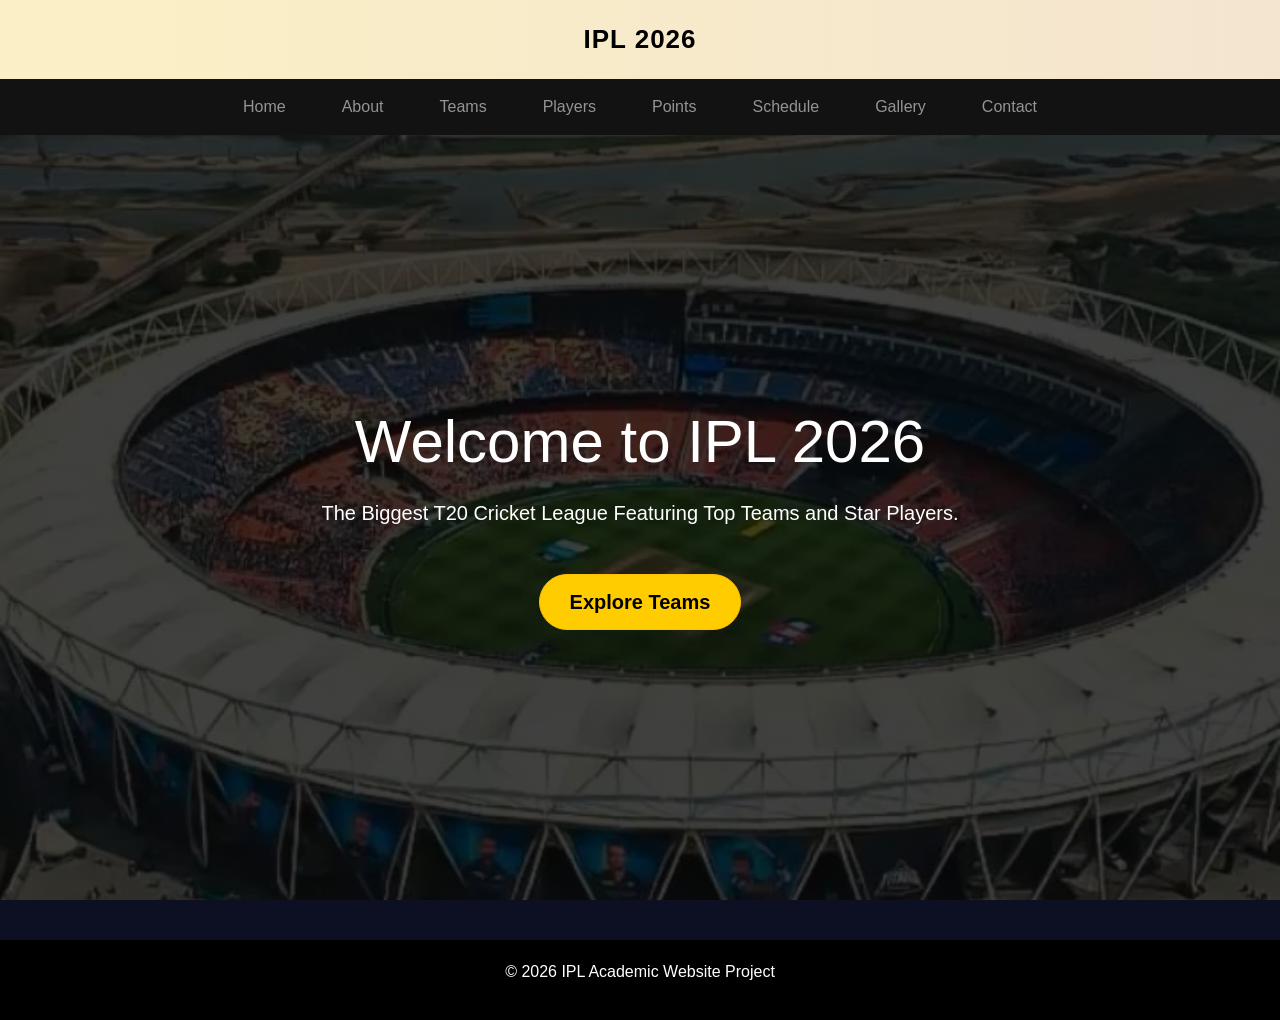
<file: index.html>
<!DOCTYPE html>
<html lang="en">

<head>
<meta charset="UTF-8">
<meta name="viewport" content="width=device-width, initial-scale=1">

<title>IPL 2026 - Home</title>

<link href="https://cdn.jsdelivr.net/npm/bootstrap@5.3.2/dist/css/bootstrap.min.css" rel="stylesheet">

<link rel="stylesheet" href="style.css">

</head>

<body>

<header>
IPL 2026
</header>

<nav class="navbar navbar-expand-lg navbar-dark">
<div class="container">

<button class="navbar-toggler" type="button" data-bs-toggle="collapse" data-bs-target="#menu">
<span class="navbar-toggler-icon"></span>
</button>

<div class="collapse navbar-collapse justify-content-center" id="menu">

<ul class="navbar-nav">

<li class="nav-item">
<a class="nav-link" href="index.html">Home</a>
</li>

<li class="nav-item">
<a class="nav-link" href="page2.html">About</a>
</li>

<li class="nav-item">
<a class="nav-link" href="teams.html">Teams</a>
</li>

<li class="nav-item">
<a class="nav-link" href="players.html">Players</a>
</li>

<li class="nav-item">
<a class="nav-link" href="points.html">Points</a>
</li>

<li class="nav-item">
<a class="nav-link" href="schedule.html">Schedule</a>
</li>

<li class="nav-item">
<a class="nav-link" href="gallery.html">Gallery</a>
</li>

<li class="nav-item">
<a class="nav-link" href="contact.html">Contact</a>
</li>

</ul>

</div>
</div>
</nav>

<section class="hero text-center">

<div class="hero-content">

<h1>Welcome to IPL 2026</h1>

<p>
The Biggest T20 Cricket League Featuring Top Teams and Star Players.
</p>

<a href="teams.html" class="btn btn-warning btn-lg mt-3">
Explore Teams
</a>

</div>

</section>

<footer>
<p>© 2026 IPL Academic Website Project</p>
</footer>

<script src="https://cdn.jsdelivr.net/npm/bootstrap@5.3.2/dist/js/bootstrap.bundle.min.js"></script>

</body>
</html>
</file>
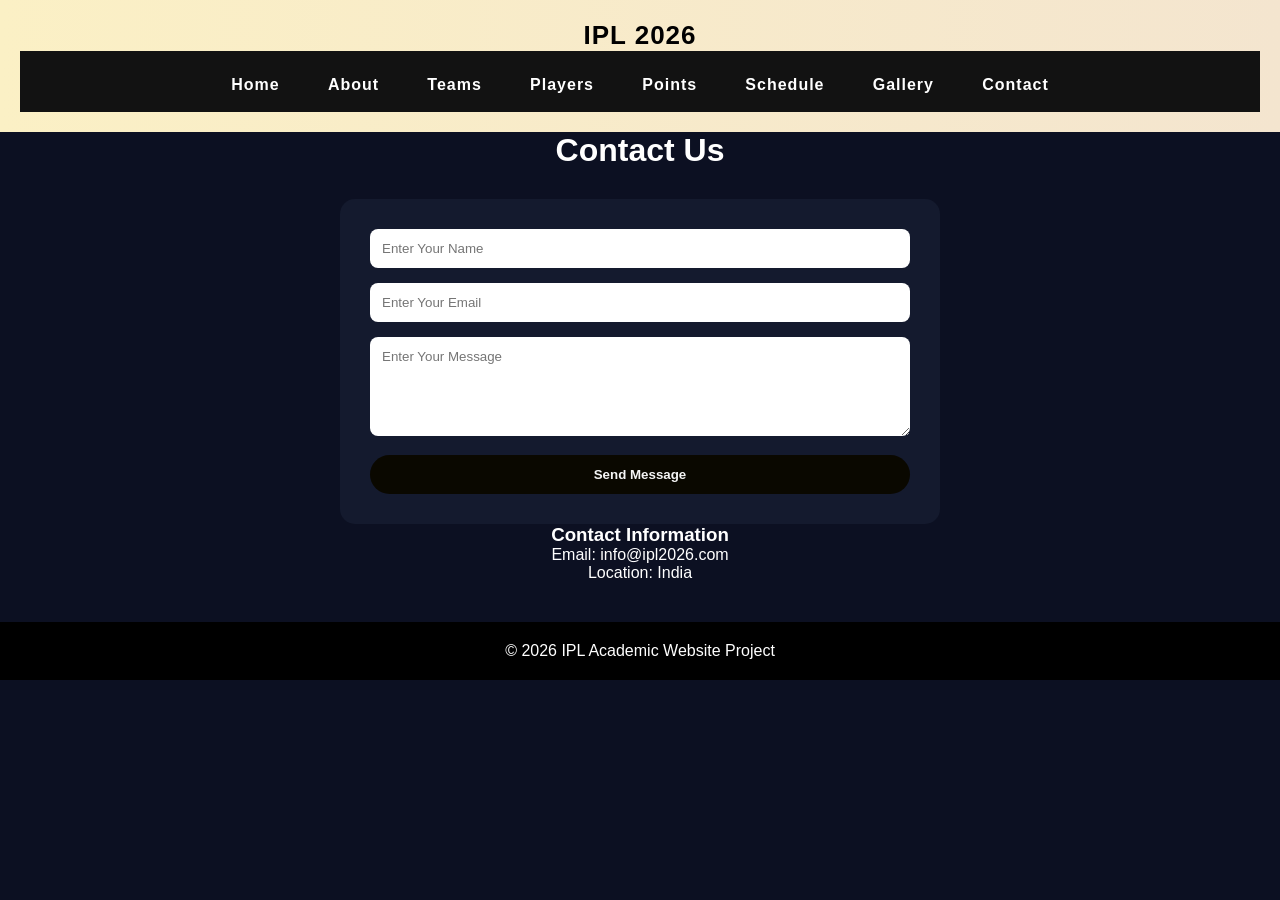
<file: contact.html>
<!DOCTYPE html>
<html>
<head>
<title>Contact Us</title>
<link rel="stylesheet" href="style.css">
</head>

<body>

<header>
<div class="logo">IPL 2026</div>

<nav>
<a href="index.html">Home</a>
<a href="page2.html">About</a>
<a href="teams.html">Teams</a>
<a href="players.html">Players</a>
<a href="points.html">Points</a>
<a href="schedule.html">Schedule</a>
<a href="gallery.html">Gallery</a>
<a href="contact.html">Contact</a>
</nav>
</header>

<div class="container">

<h1>Contact Us</h1>

<form id="contactForm">

<input type="text" id="name" placeholder="Enter Your Name">

<input type="text" id="email" placeholder="Enter Your Email">

<textarea id="message" rows="5" placeholder="Enter Your Message"></textarea>

<button type="submit">Send Message</button>

</form>

<p id="msg"></p>

<h3>Contact Information</h3>
<p>Email: info@ipl2026.com</p>
<p>Location: India</p>

</div>

<footer>
<p>© 2026 IPL Academic Website Project</p>
</footer>

<script src="script.js"></script>

</body>
</html>
</file>
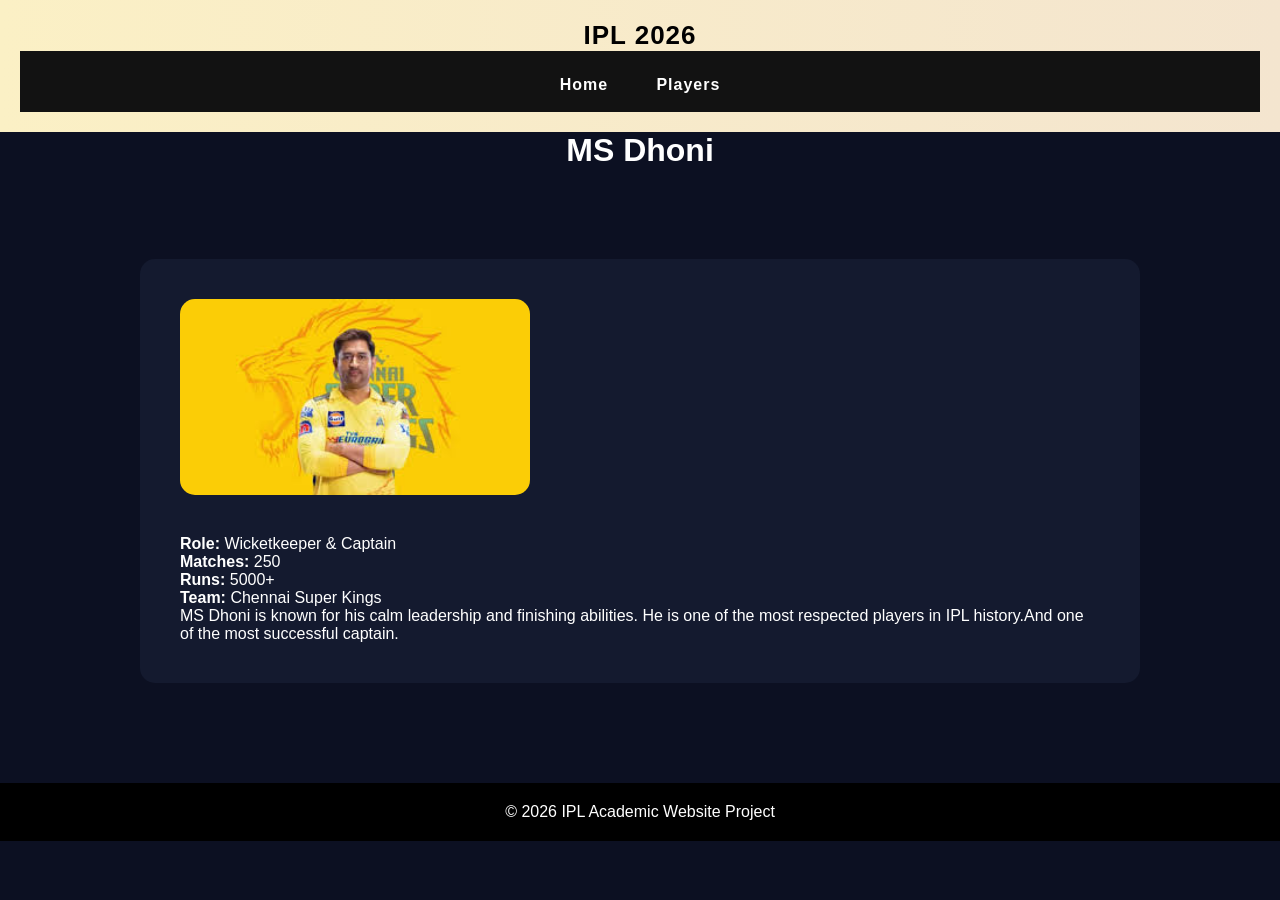
<file: dhoni.html>
<!DOCTYPE html>
<html>
<head>
    <title>MS Dhoni Profile</title>
    <link rel="stylesheet" href="style.css">
</head>

<body>

<header>
    <div class="logo">IPL 2026</div>

    <nav>
        <a href="index.html">Home</a>
        <a href="players.html">Players</a>
    </nav>
</header>

<div
class="container">

    <h1>MS Dhoni</h1>

    <div class="profile">
        <img src="dhoni.jpeg" alt="MS Dhoni" class="profile-img">

        <div class="player-info">
            <p><strong>Role:</strong> Wicketkeeper & Captain</p>
            <p><strong>Matches:</strong> 250</p>
            <p><strong>Runs:</strong> 5000+</p>
            <p><strong>Team:</strong> Chennai Super Kings</p>

            <p>
                MS Dhoni is known for his calm leadership and finishing abilities.
                He is one of the most respected players in IPL history.And one of the most successful captain.
            </p>
        </div>
    </div>

</div>

<footer>
    <p>© 2026 IPL Academic Website Project</p>
</footer>

</body>
</html>
</file>
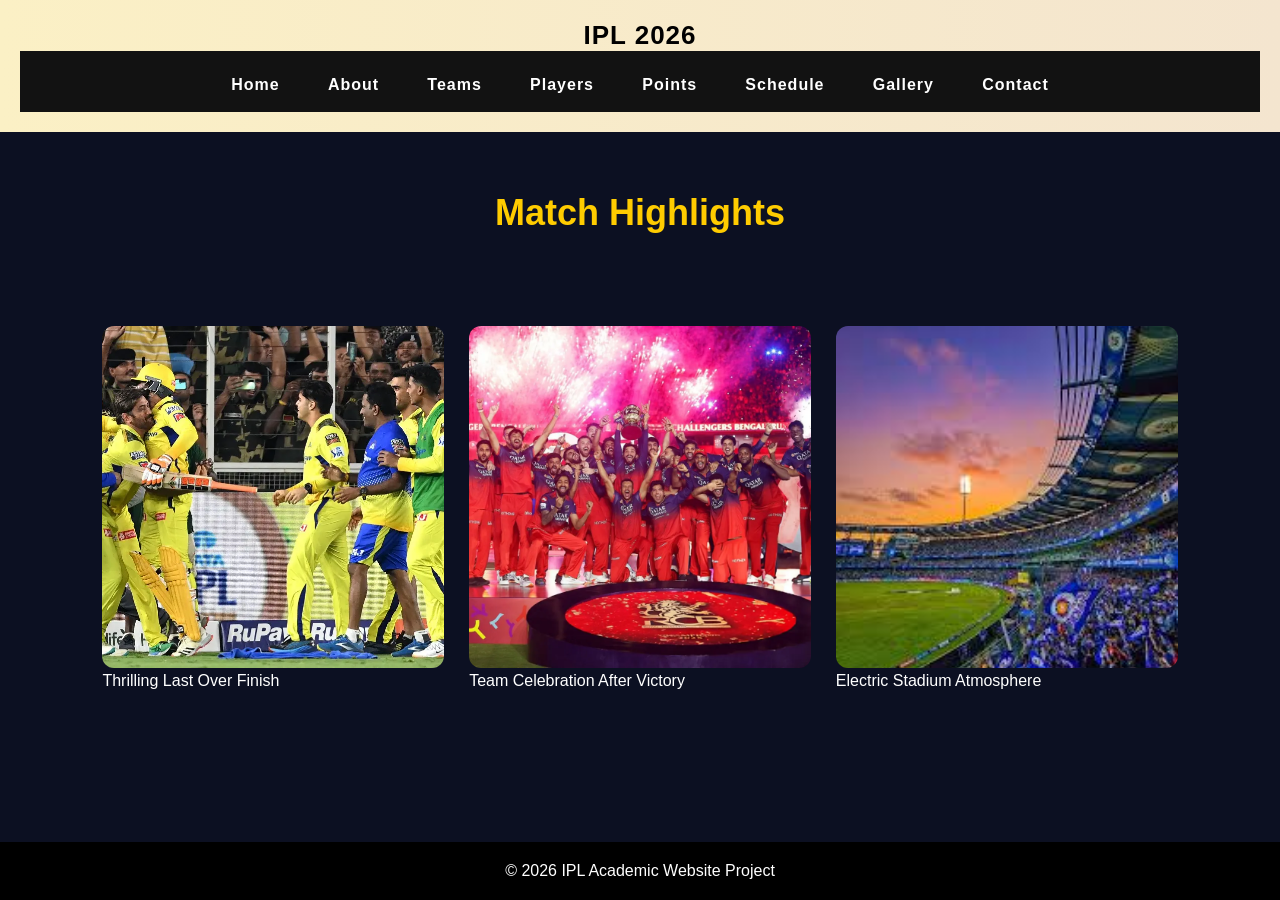
<file: gallery.html>
<!DOCTYPE html>

<html>
<head>
<title>IPL Match Highlights</title>
<link rel="stylesheet" href="style.css">
</head>

<body>

<header>

<div class="logo">IPL 2026</div>

<nav>
<a href="index.html">Home</a>
<a href="page2.html">About</a>
<a href="teams.html">Teams</a>
<a href="players.html">Players</a>
<a href="points.html">Points</a>
<a href="schedule.html">Schedule</a>
<a href="gallery.html">Gallery</a>
<a href="contact.html">Contact</a>
</nav>


</header>

<main class="container">

<h2>Match Highlights</h2>


<div class="gallery-container">

<div class="highlight-card">
<img src="thriller.webp" alt="Thrilling Match">
<p>Thrilling Last Over Finish</p>
</div>

<div class="highlight-card">
<img src="winning.webp" alt="Winning Celebration">
<p>Team Celebration After Victory</p>
</div>

<div class="highlight-card">
<img src="images-2.jpeg" alt="Stadium Atmosphere">
<p>Electric Stadium Atmosphere</p>
</div>

</div>

</main>

<footer>
<p>© 2026 IPL Academic Website Project</p>
</footer>

</body>
</html>
</file>
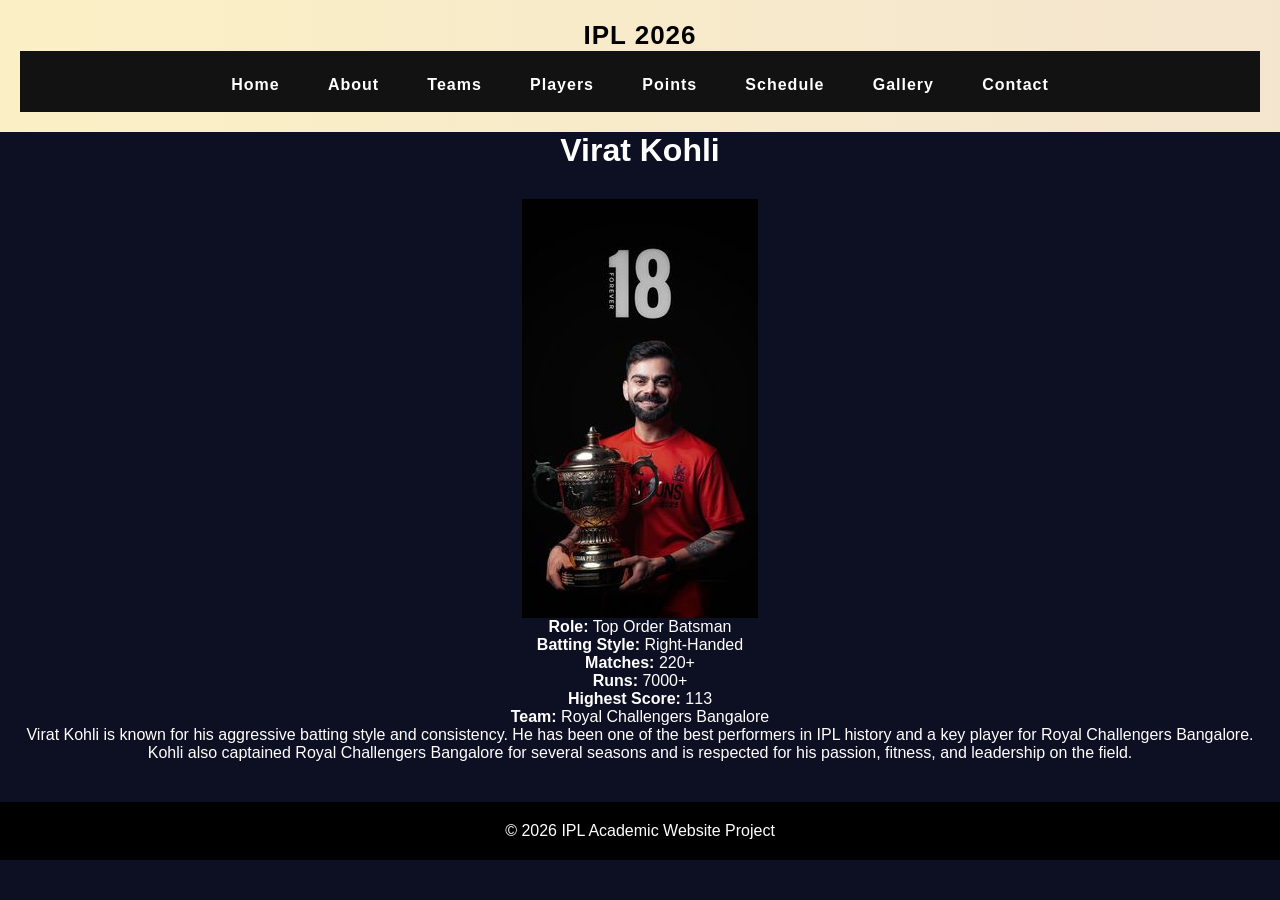
<file: kohli.html>
<!DOCTYPE html>

<html>
<head>
    <title>Virat Kohli Profile</title>
    <link rel="stylesheet" href="style.css">
</head>
<body>

<header>
    <div class="logo">IPL 2026</div>
    <nav>
        <a href="index.html">Home</a>
        <a href="page2.html">About</a>
        <a href="teams.html">Teams</a>
        <a href="players.html">Players</a>
        <a href="points.html">Points</a>
        <a href="schedule.html">Schedule</a>
        <a href="gallery.html">Gallery</a>
        <a href="contact.html">Contact</a>
    </nav>
</header>

<div class="container">
    <h1>Virat Kohli</h1>
<img src="virat.jpg" alt="Virat Kohli">

<p><strong>Role:</strong> Top Order Batsman</p>
<p><strong>Batting Style:</strong> Right-Handed</p>
<p><strong>Matches:</strong> 220+</p>
<p><strong>Runs:</strong> 7000+</p>
<p><strong>Highest Score:</strong> 113</p>
<p><strong>Team:</strong> Royal Challengers Bangalore</p>

<p>
    Virat Kohli is known for his aggressive batting style and consistency.
    He has been one of the best performers in IPL history and a key player
    for Royal Challengers Bangalore.
</p>

<p>
    Kohli also captained Royal Challengers Bangalore for several seasons
    and is respected for his passion, fitness, and leadership on the field.
</p>

</div>

<footer>
    <p>© 2026 IPL Academic Website Project</p>
</footer>

</body>
</html>
</file>
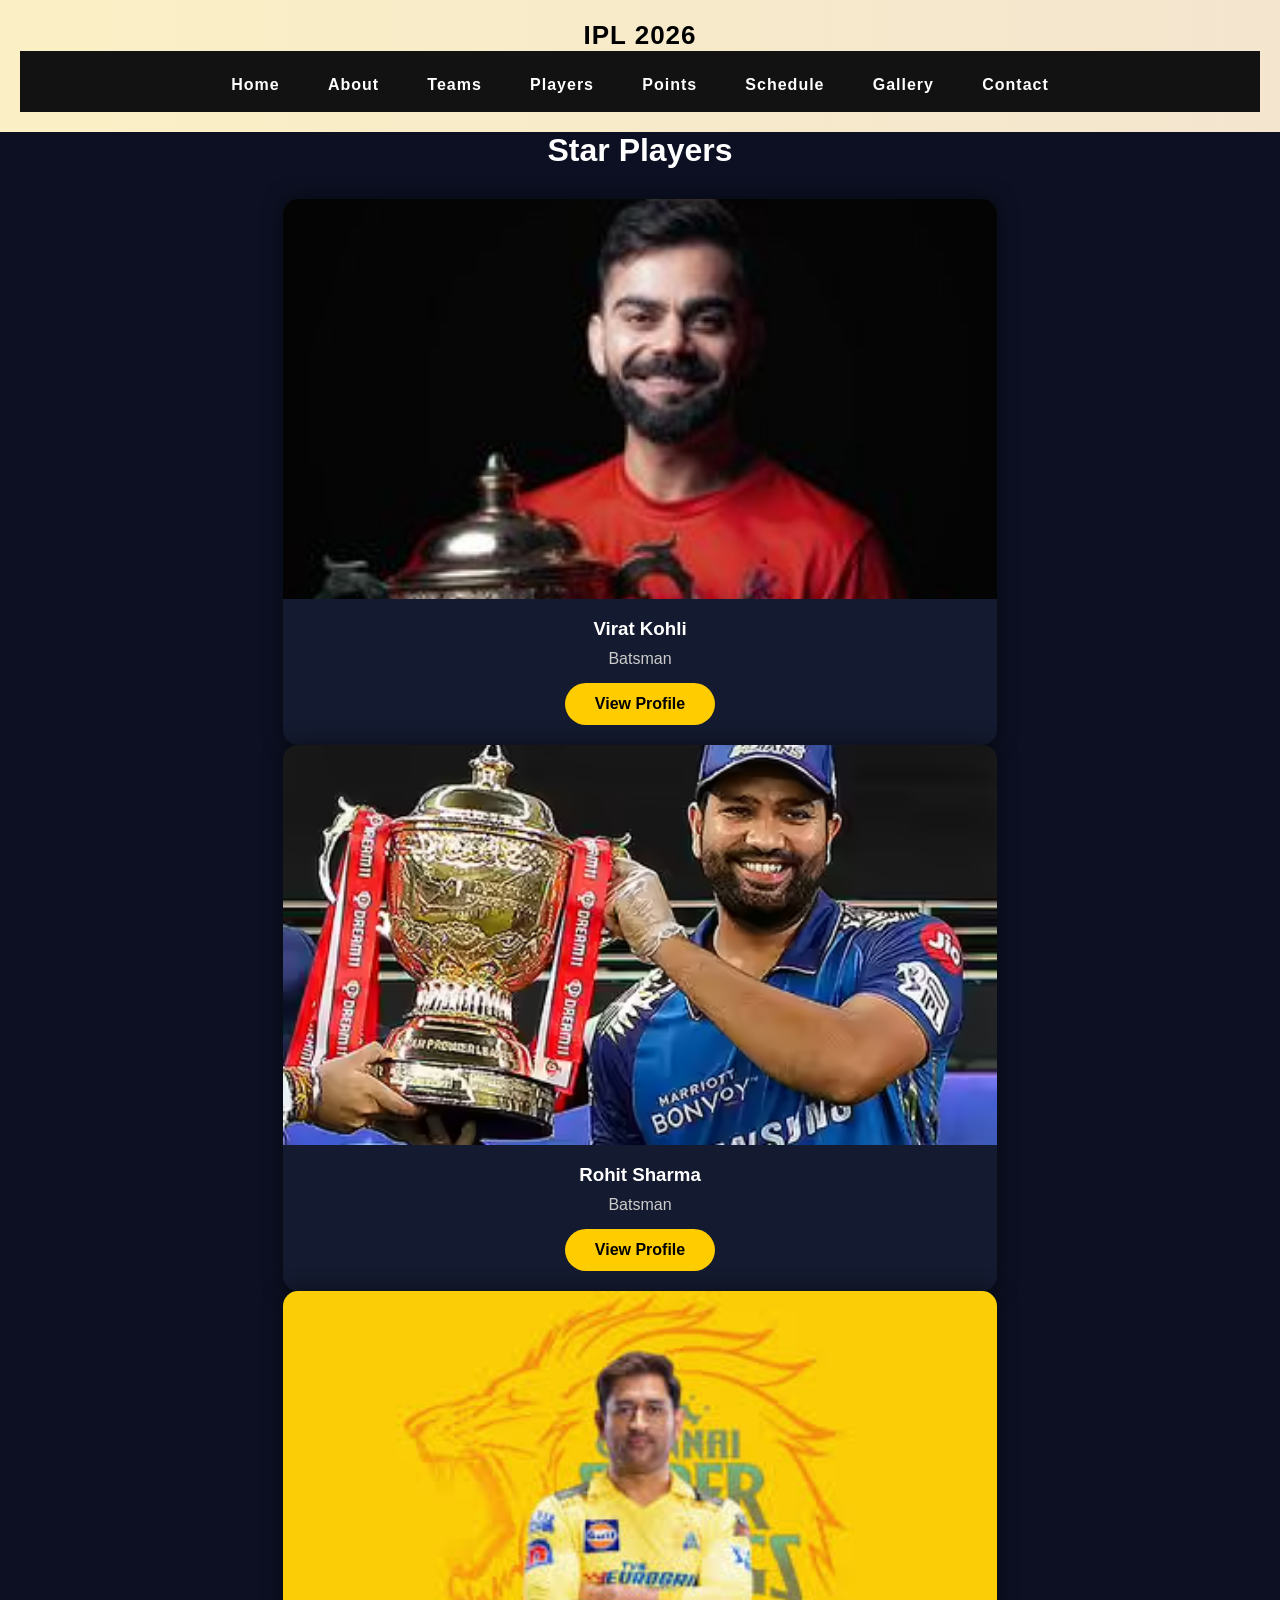
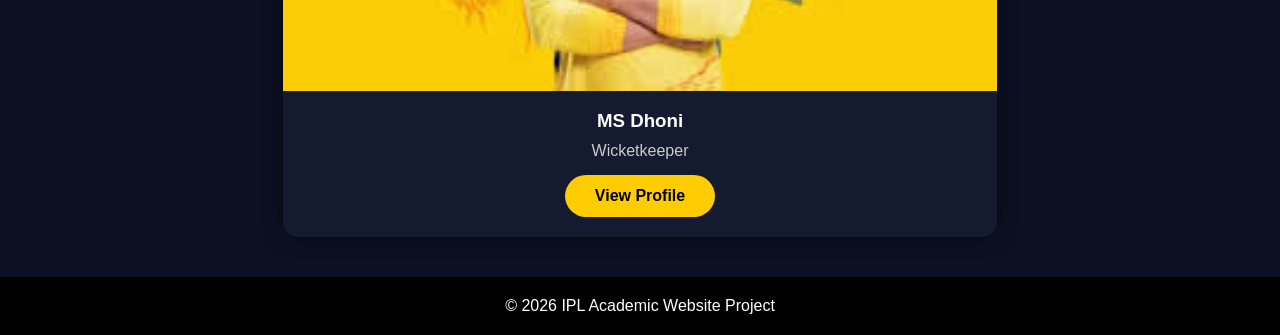
<file: players.html>
<!DOCTYPE html>
<html>
<head>
    <title>Star Players</title>
    <link rel="stylesheet" href="style.css">
</head>

<body>

<header>
    <div class="logo">IPL 2026</div>

    <nav>
        <a href="index.html">Home</a>
        <a href="page2.html">About</a>
        <a href="teams.html">Teams</a>
        <a href="players.html">Players</a>
        <a href="points.html">Points</a>
        <a href="schedule.html">Schedule</a>
        <a href="gallery.html">Gallery</a>
        <a href="contact.html">Contact</a>
    </nav>
</header>

<div class="container">

    <h1>Star Players</h1>

    <div class="players">

        <div class="card">
            <img src="virat.jpg" alt="Virat Kohli">
            <h3>Virat Kohli</h3>
            <p>Batsman</p>
            <a href="kohli.html" class="btn">View Profile</a>
        </div>

        <div class="card">
            <img src="rohit.avif" alt="Rohit Sharma">
            <h3>Rohit Sharma</h3>
            <p>Batsman</p>
            <a href="rohit.html" class="btn">View Profile</a>
        </div>

        <div class="card">
            <img src="dhoni.jpeg" alt="MS Dhoni">
            <h3>MS Dhoni</h3>
            <p>Wicketkeeper</p>
            <a href="dhoni.html" class="btn">View Profile</a>
        </div>

    </div>

</div>

<footer>
    <p>© 2026 IPL Academic Website Project</p>
</footer>

</body>
</html>
</file>
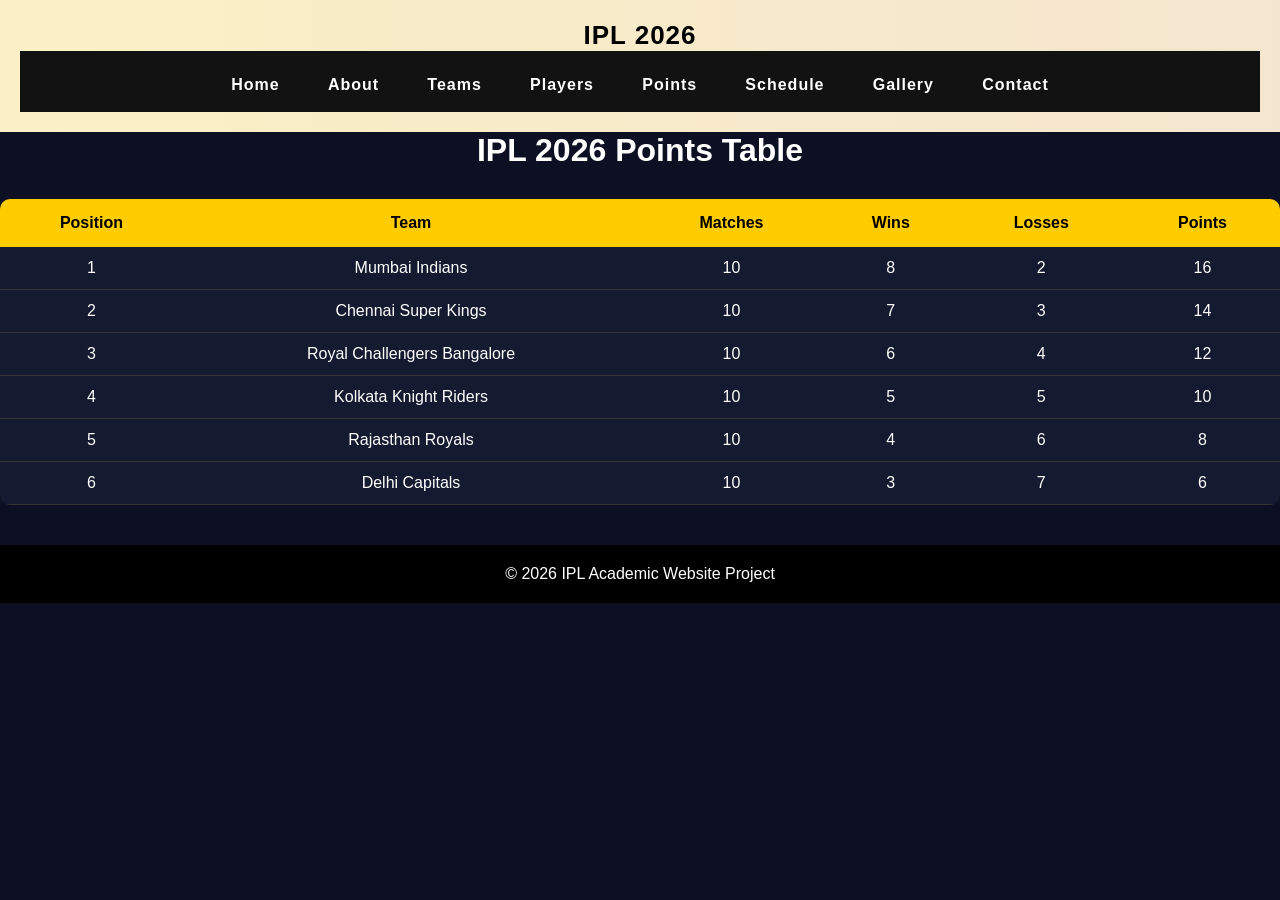
<file: points.html>
<!DOCTYPE html>

<html>
<head>
<title>IPL 2026 Points Table</title>
<link rel="stylesheet" href="style.css">
</head>

<body>

<header>

<div class="logo">IPL 2026</div>

<nav>
<a href="index.html">Home</a>
<a href="page2.html">About</a>
<a href="teams.html">Teams</a>
<a href="players.html">Players</a>
<a href="points.html">Points</a>
<a href="schedule.html">Schedule</a>
<a href="gallery.html">Gallery</a>
<a href="contact.html">Contact</a>
</nav>

</header>

<div class="container">

<h1>IPL 2026 Points Table</h1>

<table>

<tr>
<th>Position</th>
<th>Team</th>
<th>Matches</th>
<th>Wins</th>
<th>Losses</th>
<th>Points</th>
</tr>

<tr>
<td>1</td>
<td>Mumbai Indians</td>
<td>10</td>
<td>8</td>
<td>2</td>
<td>16</td>
</tr>

<tr>
<td>2</td>
<td>Chennai Super Kings</td>
<td>10</td>
<td>7</td>
<td>3</td>
<td>14</td>
</tr>

<tr>
<td>3</td>
<td>Royal Challengers Bangalore</td>
<td>10</td>
<td>6</td>
<td>4</td>
<td>12</td>
</tr>

<tr>
<td>4</td>
<td>Kolkata Knight Riders</td>
<td>10</td>
<td>5</td>
<td>5</td>
<td>10</td>
</tr>

<tr>
<td>5</td>
<td>Rajasthan Royals</td>
<td>10</td>
<td>4</td>
<td>6</td>
<td>8</td>
</tr>

<tr>
<td>6</td>
<td>Delhi Capitals</td>
<td>10</td>
<td>3</td>
<td>7</td>
<td>6</td>
</tr>

</table>

</div>

<footer>
<p>© 2026 IPL Academic Website Project</p>
</footer>

</body>
</html>
</file>
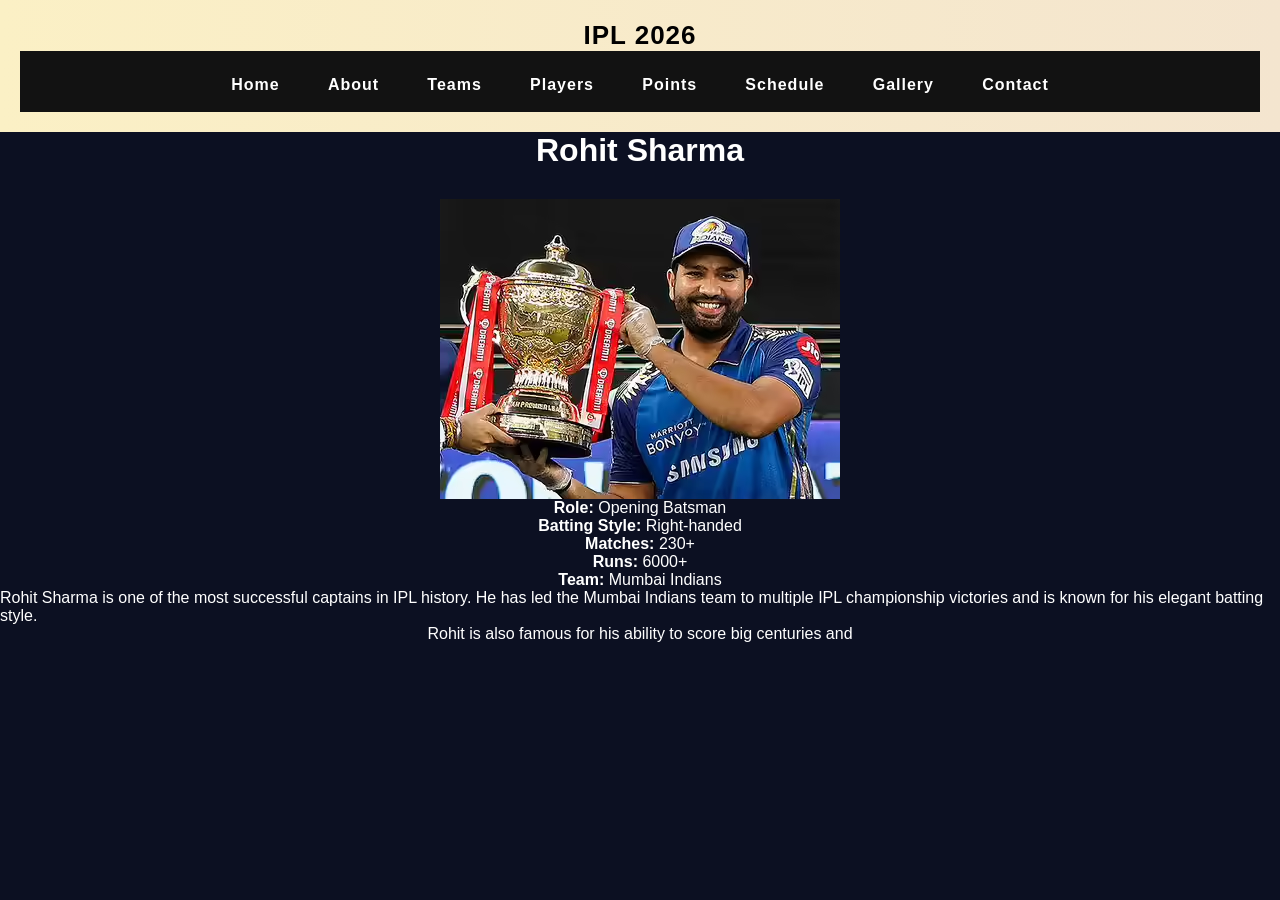
<file: rohit.html>
<!DOCTYPE html>

<html>
<head>
    <title>Rohit Sharma Profile</title>
    <link rel="stylesheet" href="style.css">
</head>
<body>

<header>
    <div class="logo">IPL 2026</div>
    <nav>
        <a href="index.html">Home</a>
        <a href="page2.html">About</a>
        <a href="teams.html">Teams</a>
        <a href="players.html">Players</a>
        <a href="points.html">Points</a>
        <a href="schedule.html">Schedule</a>
        <a href="gallery.html">Gallery</a>
        <a href="contact.html">Contact</a>
    </nav>
</header>

<div class="container">
    <h1>Rohit Sharma</h1>
<img src="rohit.avif" alt="Rohit Sharma">

<p><strong>Role:</strong> Opening Batsman</p>
<p><strong>Batting Style:</strong> Right-handed</p>
<p><strong>Matches:</strong> 230+</p>
<p><strong>Runs:</strong> 6000+</p>
<p><strong>Team:</strong> Mumbai Indians</p>

<p>
    Rohit Sharma is one of the most successful captains in IPL history.
    He has led the Mumbai Indians team to multiple IPL championship
    victories and is known for his elegant batting style.
</p>

<p>
    Rohit is also famous for his ability to score big centuries and
</p>
</file>
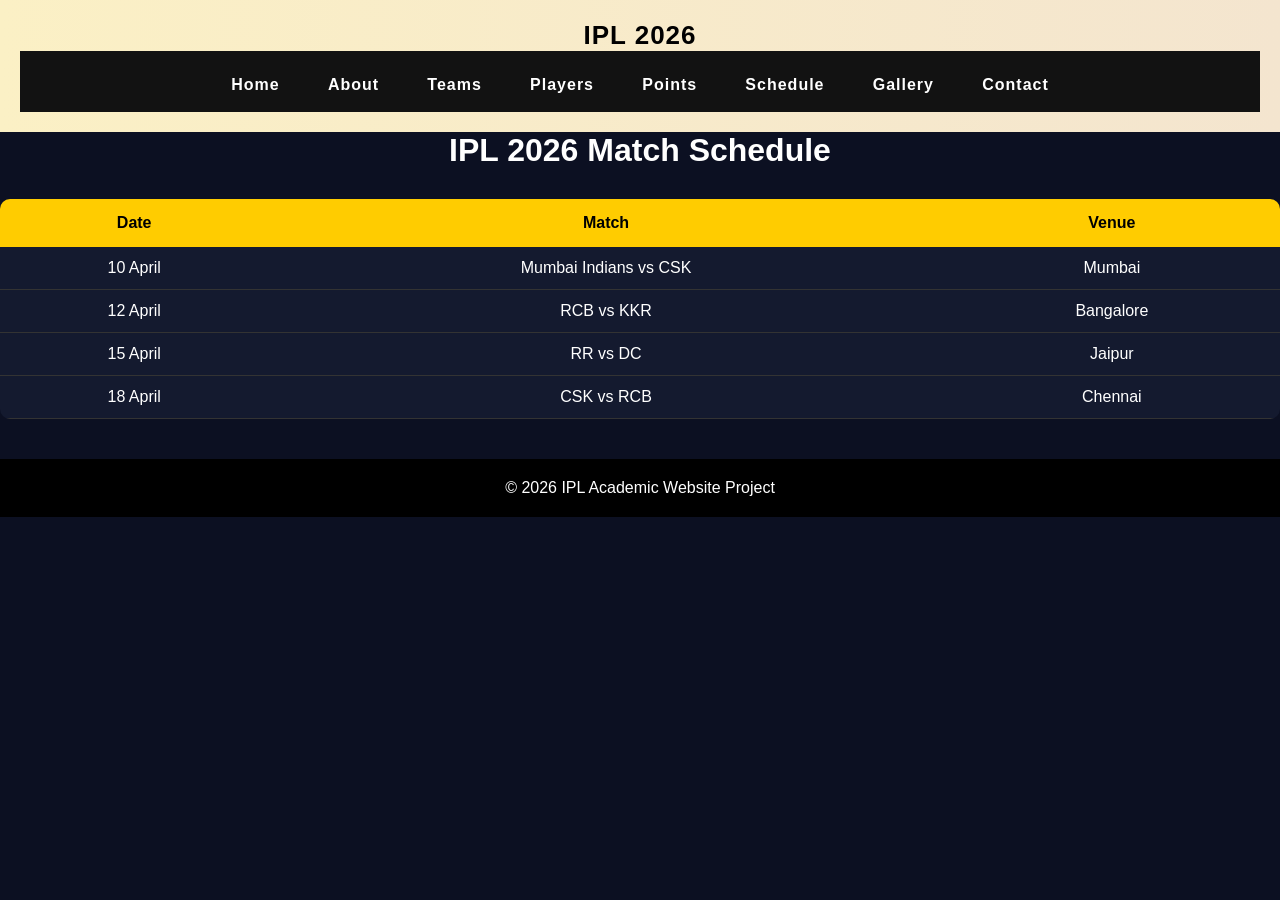
<file: schedule.html>
<!DOCTYPE html>

<html>
<head>
<title>IPL 2026 Match Schedule</title>
<link rel="stylesheet" href="style.css">
</head>

<body>

<header>

<div class="logo">IPL 2026</div>

<nav>
<a href="index.html">Home</a>
<a href="page2.html">About</a>
<a href="teams.html">Teams</a>
<a href="players.html">Players</a>
<a href="points.html">Points</a>
<a href="schedule.html">Schedule</a>
<a href="gallery.html">Gallery</a>
<a href="contact.html">Contact</a>
</nav>


</header>

<div class="container">

<h1>IPL 2026 Match Schedule</h1>

<table>

<tr>
<th>Date</th>
<th>Match</th>
<th>Venue</th>
</tr>

<tr>
<td>10 April</td>
<td>Mumbai Indians vs CSK</td>
<td>Mumbai</td>
</tr>

<tr>
<td>12 April</td>
<td>RCB vs KKR</td>
<td>Bangalore</td>
</tr>

<tr>
<td>15 April</td>
<td>RR vs DC</td>
<td>Jaipur</td>
</tr>

<tr>
<td>18 April</td>
<td>CSK vs RCB</td>
<td>Chennai</td>
</tr>

</table>

</div>

<footer>
<p>© 2026 IPL Academic Website Project</p>
</footer>

</body>
</html>
</file>
<file: style.css>
* {
  margin: 0;
  padding: 0;
  box-sizing: border-box;
  font-family: 'Segoe UI', sans-serif;
}

body {
  background: #0c1022;
  color: white;
  min-height: 100vh;
  display: flex;
  flex-direction: column;
}

header {
  background: linear-gradient(90deg, #fbf0c5, #f4e5cf);
  padding: 20px;
  text-align: center;
  font-size: 26px;
  font-weight: bold;
  letter-spacing: 1px;
  color: black;
}

nav {
  background: hsl(0, 0%, 7%);
  padding: 15px 0;
  text-align: center;
}

nav a {
  color: white;
  text-decoration: none;
  margin: 0 20px;
  font-size: 16px;
  transition: 0.3s;
}

nav a:hover {
  color: #ffcc00;
  border-bottom: 2px solid #ffcc00;
  padding-bottom: 5px;
}

.hero {
  height: 85vh;
  background:
    linear-gradient(rgba(0,0,0,0.75), rgba(0,0,0,0.75)),
    url("cricketstadium.webp");
  background-size: cover;
  background-position: center;
  display: flex;
  flex-direction: column;
  justify-content: center;
  align-items: center;
  text-align: center;
}

.hero h1 {
  font-size: 60px;
  margin-bottom: 20px;
}

.hero p {
  font-size: 20px;
  margin-bottom: 30px;
  max-width: 700px;
}

main {
  flex: 1;
  padding: 60px 8%;
}

h2 {
  text-align: center;
  margin-bottom: 40px;
  font-size: 36px;
  color: hsl(48, 100%, 50%);
}

.btn {
  display: inline-block;
  padding: 12px 30px;
  background: hsl(48, 100%, 50%);
  color: black;
  text-decoration: none;
  border-radius: 40px;
  font-weight: bold;
  transition: 0.3s;
}

.btn:hover {
  background: white;
  transform: scale(1.1);
}

.card-container {
  display: grid;
  grid-template-columns: repeat(auto-fit, minmax(250px, 1fr));
  gap: 30px;
  max-width: 1200px;
  margin: auto;
}

.card {
  background: #141a2f;
  border-radius: 15px;
  overflow: hidden;
  text-align: center;
  padding-bottom: 20px;
  transition: 0.4s;
  box-shadow: 0 0 20px rgba(0,0,0,0.5);
}

.card:hover {
  transform: translateY(-10px);
  box-shadow: 0 0 25px hsl(48, 100%, 50%);
}

.card img { 
  width: 100%; 
  height: 400px; 
  object-fit: cover;
}

.card h3 {
  margin: 15px 0 10px;
}

.card p {
  margin-bottom: 15px;
  color: hsl(0, 0%, 80%);
}

/* PROFILE SECTION */
.profile {
  max-width: 1000px;
  margin: 60px auto;   
  background: #141a2f;
  padding: 40px;
  border-radius: 15px;
  display: flex;
  flex-wrap: wrap;
  gap: 40px;
  align-items: center;
}

.container{
  display: flex;
  flex-direction: column;
  justify-content: center;
  align-items: center;
}

h1 {
  text-align: center;
  margin-bottom: 30px;
}

.profile img { 
  width: 350px; 
  border-radius: 15px;
}

/* TABLE */
table {
  width: 100%;
  border-collapse: collapse;
  background: #141a2f;
  border-radius: 10px;
  overflow: hidden;
}

table th {
  background: hsl(48, 100%, 50%);
  color: black;
  padding: 15px;
}

table td {
  padding: 12px;
  text-align: center;
  border-bottom: 1px solid hsl(0, 0%, 20%);
}

/*Gallery section*/
.gallery-section {
  background: hsl(229, 63%, 12%);
  padding: 60px 8%;
}

.gallery-container {
  max-width: 1200px;
  margin: auto;
  display: grid;
  grid-template-columns: repeat(auto-fit, minmax(220px, 1fr));
  gap: 25px;
}

/* Square Gallery Images */
.gallery-container img {
  width: 100%;
  aspect-ratio: 1/1;
  object-fit: cover;
  border-radius: 12px;
  transition: 0.3s;
}

.gallery-container img:hover {
  transform: scale(1.05);
  box-shadow: 0 0 15px hsl(48, 100%, 50%);
}

/* CONTACT */
form {
  max-width: 600px;
  margin: auto;
  background: hsl(227, 40%, 13%);
  padding: 30px;
  border-radius: 15px;
}

form input,
form textarea {
  width: 100%;
  padding: 12px;
  margin-bottom: 15px;
  border: none;
  border-radius: 8px;
}

form button {
  width: 100%;
  padding: 12px;
  background: hsl(45, 100%, 2%);
  color: whitesmoke;
  border: none;
  border-radius: 30px;
  font-weight: bold;
  cursor: pointer;
  transition: 0.3s;
}

form button:hover {
  background:white;
  color: black;
}

/* FOOTER */
footer {
  background: hsl(0, 0%, 0%);
  text-align: center;
  padding: 20px;
  margin-top: 40px;
}

/* MEDIA QUERY FOR MOBILE */

@media (max-width: 768px) {

  nav a{
    display:block;
    margin:10px 0;
  }

  .hero h1{
    font-size:40px;
  }

  .hero p{
    font-size:16px;
  }

  .card-container{
    grid-template-columns:1fr;
  }

  .profile{
    flex-direction:column;
    text-align:center;
  }

  .profile img{
    width:100%;
    max-width:300px;
  }

}
</file>
